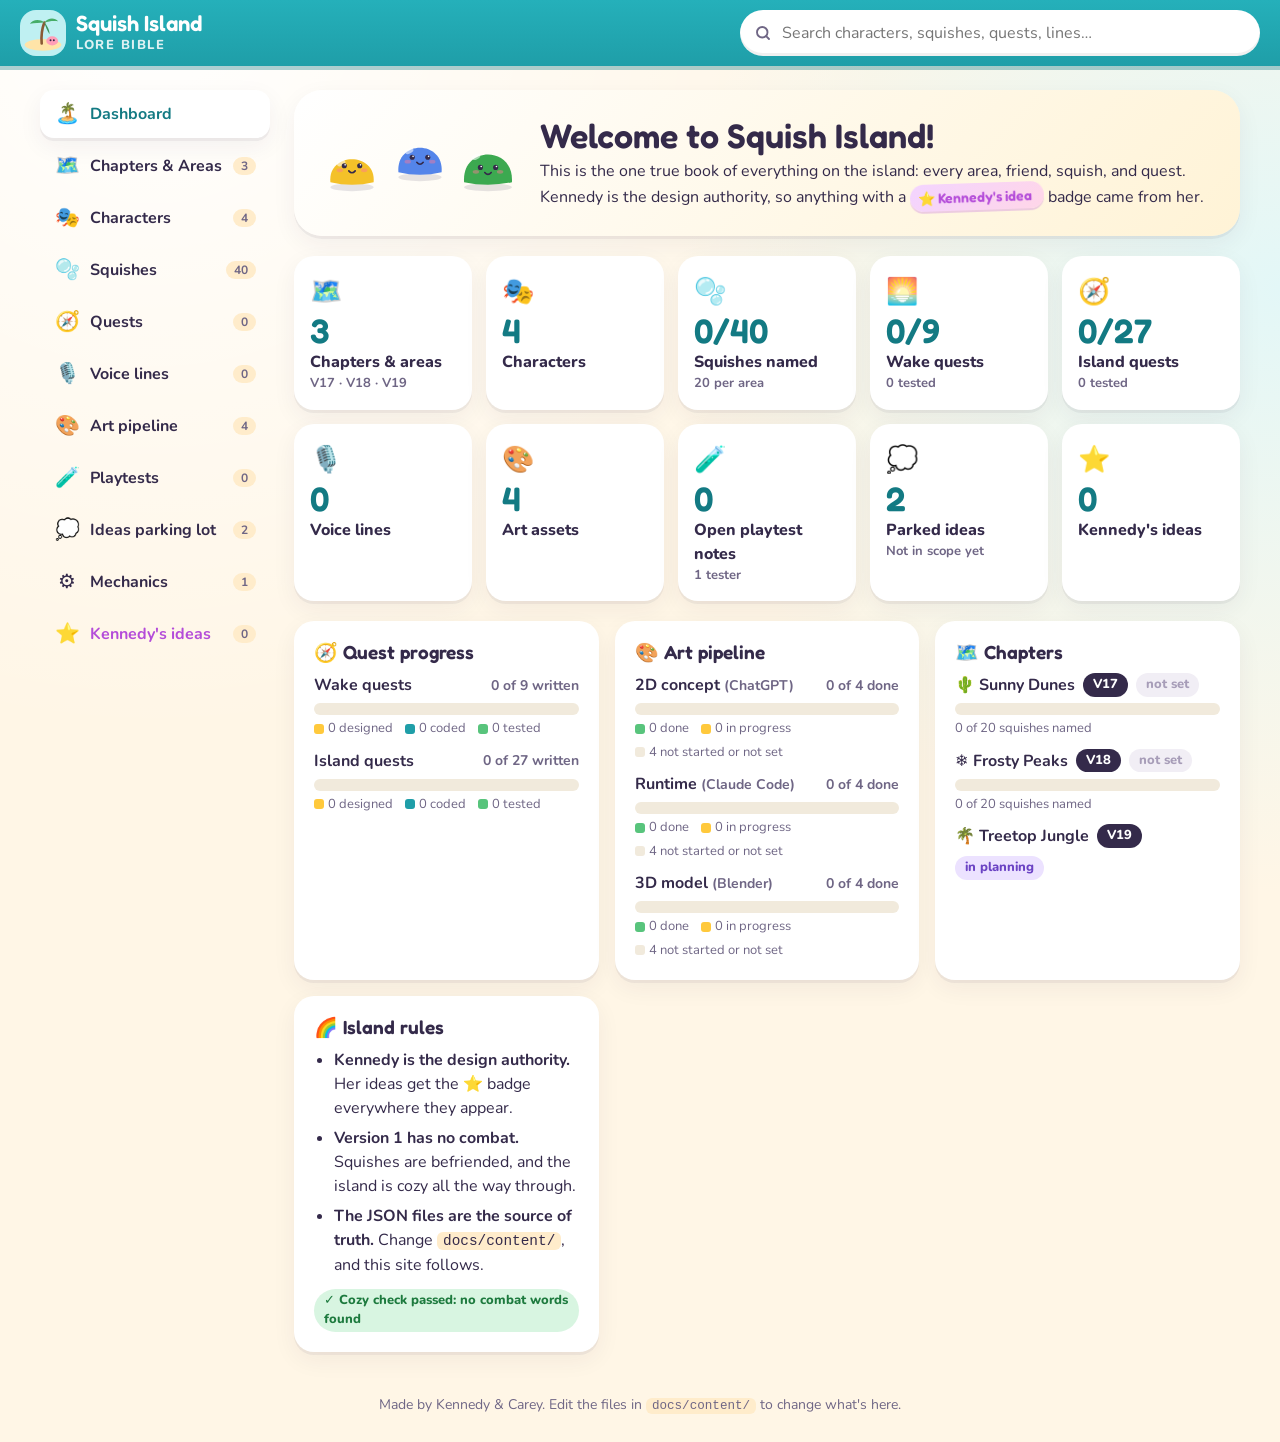
<file: docs/index.html>
<!doctype html>
<html lang="en">
<head>
  <meta charset="utf-8">
  <meta name="viewport" content="width=device-width, initial-scale=1">
  <title>Squish Island Lore Bible</title>
  <meta name="description" content="The living source of truth for Squish Island, a cozy adventure game designed by Kennedy and Carey.">
  <link rel="icon" href="data:image/svg+xml,<svg xmlns='http://www.w3.org/2000/svg' viewBox='0 0 64 64'><ellipse cx='32' cy='38' rx='26' ry='20' fill='%23ff9fb8'/><circle cx='24' cy='36' r='4' fill='%23342a4a'/><circle cx='40' cy='36' r='4' fill='%23342a4a'/><path d='M26 45 q6 5 12 0' stroke='%23342a4a' stroke-width='3' fill='none' stroke-linecap='round'/></svg>">
  <link rel="preconnect" href="https://fonts.googleapis.com">
  <link rel="preconnect" href="https://fonts.gstatic.com" crossorigin>
  <link href="https://fonts.googleapis.com/css2?family=Fredoka:wght@500;600;700&family=Nunito:wght@400;600;700;800&display=swap" rel="stylesheet">
  <link rel="stylesheet" href="styles.css">
</head>
<body>
  <header class="topbar">
    <a class="brand" href="#/">
      <svg class="brand-logo" viewBox="0 0 64 64" aria-hidden="true">
        <ellipse cx="32" cy="50" rx="28" ry="9" fill="#ffe4a8"/>
        <path d="M30 48 C29 36 31 24 34 16" stroke="#8a5a34" stroke-width="4" fill="none" stroke-linecap="round"/>
        <path d="M34 16 C26 10 16 12 12 18 C20 16 26 17 34 16 Z" fill="#46ad68"/>
        <path d="M34 16 C40 8 50 8 55 14 C47 13 41 14 34 16 Z" fill="#46ad68"/>
        <path d="M34 16 C38 20 42 27 42 34 C38 28 36 22 34 16 Z" fill="#3a9559"/>
        <ellipse cx="46" cy="44" rx="9" ry="7" fill="#ff9fb8"/>
        <circle cx="43.5" cy="43" r="1.5" fill="#342a4a"/><circle cx="48.5" cy="43" r="1.5" fill="#342a4a"/>
      </svg>
      <span>
        <span class="brand-title">Squish Island</span>
        <span class="brand-sub">Lore Bible</span>
      </span>
    </a>
    <form class="global-search" role="search" id="search-form">
      <input id="search-input" type="search" placeholder="Search characters, squishes, quests, lines…" aria-label="Search the whole bible" autocomplete="off">
    </form>
  </header>

  <div class="layout">
    <nav class="sidenav" id="nav" aria-label="Sections"></nav>
    <main id="main" tabindex="-1"><p class="loading">Opening the bible…</p></main>
  </div>

  <footer class="footer">
    Made by Kennedy &amp; Carey. Edit the files in <code>docs/content/</code> to change what's here.
  </footer>

  <script type="module" src="app.js"></script>
</body>
</html>
</file>
<file: docs/styles.css>
:root {
  --sand: #fff6e6;
  --sand-deep: #ffeccb;
  --card: #ffffff;
  --ink: #342a4a;
  --ink-soft: #6f6685;
  --line: #f0e2c8;
  --ocean: #1f9ea8;
  --ocean-deep: #137a83;
  --sun: #ffc93c;
  --pink: #ff8fb1;
  --kennedy: #b44cd9;
  --kennedy-soft: #f6e3ff;
  --radius: 20px;
  --shadow: 0 3px 0 rgba(52, 42, 74, .06), 0 8px 24px rgba(52, 42, 74, .06);
}

* { box-sizing: border-box; }
html { scroll-behavior: smooth; }
body {
  margin: 0;
  color: var(--ink);
  background:
    radial-gradient(circle at 12% 0%, #fff 0, transparent 40%),
    radial-gradient(circle at 100% 20%, #e3f7f7 0, transparent 35%),
    var(--sand);
  font: 16px/1.5 Nunito, system-ui, sans-serif;
  min-height: 100vh;
  display: flex;
  flex-direction: column;
}
h1, h2, h3, h4, .brand-title, .tile-num { font-family: Fredoka, Nunito, system-ui, sans-serif; font-weight: 600; line-height: 1.15; }
h1 { font-size: 34px; margin: 0 0 4px; }
h2 { font-size: 24px; margin: 28px 0 12px; }
h3 { font-size: 19px; margin: 0; }
h4 { font-size: 15px; margin: 0 0 4px; color: var(--ink-soft); }
p { margin: 0 0 10px; }
a { color: var(--ocean-deep); font-weight: 700; }
code { background: var(--sand-deep); padding: 1px 6px; border-radius: 6px; font-size: .9em; }

/* ---------- Top bar ---------- */
.topbar {
  position: sticky;
  top: 0;
  z-index: 5;
  display: flex;
  align-items: center;
  gap: 16px;
  padding: 10px 20px;
  background: linear-gradient(180deg, #25b0ba, var(--ocean));
  color: #fff;
  box-shadow: 0 4px 0 rgba(19, 122, 131, .35);
}
.brand { display: flex; align-items: center; gap: 10px; color: #fff; text-decoration: none; }
.brand-logo { width: 46px; height: 46px; flex: none; background: #bff0f2; border-radius: 16px; padding: 2px; }
.brand-title { display: block; font-size: 22px; }
.brand-sub { display: block; font-size: 13px; font-weight: 800; letter-spacing: .12em; text-transform: uppercase; opacity: .85; }
.global-search { flex: 1; max-width: 520px; margin-left: auto; }
.global-search input {
  width: 100%;
  border: 0;
  border-radius: 999px;
  padding: 11px 18px 11px 42px;
  font: inherit;
  color: var(--ink);
  background: #fff url("data:image/svg+xml,<svg xmlns='http://www.w3.org/2000/svg' viewBox='0 0 24 24' fill='none' stroke='%236f6685' stroke-width='2.5' stroke-linecap='round'><circle cx='11' cy='11' r='7'/><path d='M20 20l-3.5-3.5'/></svg>") 14px center / 18px no-repeat;
  box-shadow: inset 0 -3px 0 rgba(0, 0, 0, .06);
}
.global-search input:focus { outline: 3px solid var(--sun); }

/* ---------- Layout ---------- */
.layout { flex: 1; display: grid; grid-template-columns: 230px minmax(0, 1fr); gap: 24px; max-width: 1240px; width: 100%; margin: 0 auto; padding: 24px 20px; }
.sidenav { position: sticky; top: 90px; align-self: start; display: flex; flex-direction: column; gap: 4px; }
.sidenav a {
  display: flex;
  align-items: center;
  gap: 10px;
  padding: 9px 14px;
  border-radius: 14px;
  color: var(--ink);
  text-decoration: none;
  font-weight: 700;
}
.sidenav a:hover { background: var(--sand-deep); }
.sidenav a.active { background: var(--card); box-shadow: var(--shadow); color: var(--ocean-deep); }
.sidenav .ico { font-size: 20px; width: 26px; text-align: center; }
.sidenav .count { margin-left: auto; font-size: 12px; color: var(--ink-soft); background: var(--sand-deep); border-radius: 999px; padding: 0 8px; }
.sidenav a.kennedy-link { color: var(--kennedy); }
main:focus { outline: none; }
.footer { text-align: center; color: var(--ink-soft); font-size: 14px; padding: 18px 20px 28px; }

@media (max-width: 820px) {
  .topbar { flex-wrap: wrap; padding: 10px 16px; }
  .global-search { max-width: none; flex-basis: 100%; }
  .layout { grid-template-columns: minmax(0, 1fr); padding: 16px; gap: 12px; }
  .sidenav { position: static; flex-direction: row; overflow-x: auto; padding-bottom: 6px; scrollbar-width: none; }
  .sidenav a { flex: none; padding: 7px 12px; }
  .sidenav .count { display: none; }
  h1 { font-size: 28px; }
}

/* ---------- Page bits ---------- */
.page-head { margin-bottom: 18px; }
.page-head .lede { color: var(--ink-soft); font-size: 17px; max-width: 64ch; }
.loading, .empty { color: var(--ink-soft); }
.empty {
  background: var(--card);
  border: 2px dashed var(--line);
  border-radius: var(--radius);
  padding: 22px;
  text-align: center;
}
.grid { display: grid; gap: 16px; grid-template-columns: repeat(auto-fill, minmax(260px, 1fr)); }
.grid.wide { grid-template-columns: repeat(auto-fill, minmax(340px, 1fr)); }
.card {
  background: var(--card);
  border-radius: var(--radius);
  padding: 18px;
  box-shadow: var(--shadow);
  border: 2px solid transparent;
  position: relative;
}
.card.kennedy { border-color: #e7c2f5; }
.card.flash { animation: flash 1.8s ease-out; }
@keyframes flash { 0%, 30% { border-color: var(--sun); box-shadow: 0 0 0 6px rgba(255, 201, 60, .4); } }
.card-top { display: flex; align-items: flex-start; gap: 10px; margin-bottom: 8px; }
.card-top .grow { flex: 1; min-width: 0; }
.card-top > .blob { width: 72px; height: 72px; flex: none; margin: -6px 0 0 -6px; }
.subtitle { color: var(--ink-soft); font-weight: 700; font-size: 14px; }
.meta { display: flex; flex-wrap: wrap; gap: 6px; margin: 8px 0; }
.field { margin-top: 10px; }
.field-label { font-size: 12px; font-weight: 800; letter-spacing: .06em; text-transform: uppercase; color: var(--ink-soft); }
.field-value { white-space: pre-wrap; }
.todo { color: #b3a9c4; font-style: italic; }
.row { display: flex; flex-wrap: wrap; gap: 8px; align-items: center; }

/* ---------- Chips & badges ---------- */
.chip {
  display: inline-flex;
  align-items: center;
  gap: 4px;
  font-size: 13px;
  font-weight: 800;
  padding: 2px 10px;
  border-radius: 999px;
  background: #efeaf5;
  color: var(--ink-soft);
  white-space: nowrap;
}
.chip .k { font-weight: 600; opacity: .75; }
.area-chip { color: #fff; background: var(--area, #9b8fb5); }
.version-chip { background: var(--ink); color: #fff; }
.st-not-set { background: #f1eef5; color: #a79db8; }
.st-not-started { background: #efeaf5; color: #7d7394; }
.st-in-progress, .st-in-development, .st-drafted, .st-written { background: #fff1c7; color: #9a6b00; }
.st-done, .st-tested, .st-in-game, .st-addressed, .st-released, .st-recorded { background: #d8f5e1; color: #1d7a3e; }
.st-designed, .st-concept, .st-in-planning { background: #ece2ff; color: #6b43c4; }
.st-coded, .st-sprite { background: #dbefff; color: #1f68a8; }
.st-open { background: #ffe1e6; color: #c23658; }
.kennedy-badge {
  display: inline-flex;
  align-items: center;
  gap: 4px;
  background: linear-gradient(135deg, #f3d4ff, #ffd6e8);
  color: var(--kennedy);
  font-family: Fredoka, Nunito, sans-serif;
  font-weight: 600;
  font-size: 14px;
  padding: 3px 12px 3px 8px;
  border-radius: 999px;
  transform: rotate(-2deg);
  box-shadow: 0 2px 0 rgba(180, 76, 217, .25);
  white-space: nowrap;
}

/* ---------- Dashboard ---------- */
.hero {
  background: linear-gradient(135deg, #fff 0%, #fff3d6 100%);
  border-radius: 28px;
  padding: 26px;
  box-shadow: var(--shadow);
  display: flex;
  align-items: center;
  gap: 20px;
  margin-bottom: 20px;
  overflow: hidden;
}
.hero .blobs { display: flex; gap: 4px; flex: none; }
.hero .blobs svg { width: 64px; height: 64px; }
.hero .blobs svg:nth-child(2) { transform: translateY(-10px); }
@media (max-width: 620px) { .hero { flex-direction: column; text-align: center; } }
.tiles { display: grid; gap: 14px; grid-template-columns: repeat(auto-fill, minmax(170px, 1fr)); }
.tile {
  background: var(--card);
  border-radius: var(--radius);
  padding: 16px;
  box-shadow: var(--shadow);
  text-decoration: none;
  color: var(--ink);
  display: block;
  transition: transform .12s;
}
.tile:hover { transform: translateY(-3px) rotate(-.5deg); }
.tile-ico { font-size: 26px; }
.tile-num { font-size: 34px; color: var(--ocean-deep); }
.tile-label { font-weight: 800; }
.tile-sub { color: var(--ink-soft); font-size: 13px; }
.bar { height: 12px; background: #f1eadc; border-radius: 999px; overflow: hidden; display: flex; margin: 6px 0 4px; }
.bar > span { display: block; height: 100%; }
.bar .done { background: #58c47c; }
.bar .prog { background: var(--sun); }
.bar .fill { background: var(--ocean); }
.legend { display: flex; flex-wrap: wrap; gap: 4px 12px; font-size: 13px; color: var(--ink-soft); }
.legend i { display: inline-block; width: 10px; height: 10px; border-radius: 3px; margin-right: 4px; vertical-align: middle; }
.two-col { display: grid; gap: 16px; grid-template-columns: repeat(auto-fit, minmax(300px, 1fr)); }
.rules li { margin-bottom: 6px; }
main .chip.st-done { white-space: normal; }
.warn { background: #fff4d6; border-radius: 14px; padding: 12px 14px; }
.errors { background: #ffe1e6; border-radius: var(--radius); padding: 16px 18px; margin-bottom: 18px; }
.errors code { background: #fff; }

/* ---------- Tabs & filters ---------- */
.tabs { display: flex; flex-wrap: wrap; gap: 8px; margin-bottom: 16px; }
.tab {
  border: 0;
  font: inherit;
  font-weight: 800;
  cursor: pointer;
  padding: 7px 16px;
  border-radius: 999px;
  background: var(--card);
  color: var(--ink);
  box-shadow: var(--shadow);
  text-decoration: none;
}
.tab.active { background: var(--ink); color: #fff; }
.filters { display: flex; flex-wrap: wrap; gap: 10px; margin-bottom: 16px; }
.filters input, .filters select {
  font: inherit;
  padding: 8px 14px;
  border-radius: 999px;
  border: 2px solid var(--line);
  background: var(--card);
  color: var(--ink);
}
.filters input { flex: 1; min-width: 200px; }
.filters input:focus, .filters select:focus { outline: none; border-color: var(--ocean); }

/* ---------- Squishes ---------- */
.squish-grid { display: grid; gap: 14px; grid-template-columns: repeat(auto-fill, minmax(200px, 1fr)); }
.squish { text-align: center; padding-top: 12px; }
.squish .blob { width: 88px; height: 88px; margin: 0 auto 4px; display: block; }
.squish.placeholder .blob { opacity: .55; filter: saturate(.6); }
.squish .slot { position: absolute; top: 12px; left: 14px; font-family: Fredoka, sans-serif; font-size: 13px; color: var(--ink-soft); }
.squish .field { text-align: left; }
.area-head { display: flex; align-items: center; gap: 12px; margin: 28px 0 12px; }
.area-head h2 { margin: 0; }
.area-head .bar { flex: 1; max-width: 240px; }

/* ---------- Tables ---------- */
.table-wrap { overflow-x: auto; background: var(--card); border-radius: var(--radius); box-shadow: var(--shadow); }
table { width: 100%; border-collapse: collapse; }
th, td { text-align: left; padding: 12px 14px; border-bottom: 2px solid var(--sand); vertical-align: top; }
th { font-family: Fredoka, sans-serif; font-weight: 600; font-size: 15px; background: #fffaf0; }
th small { display: block; font-family: Nunito, sans-serif; color: var(--ink-soft); font-weight: 700; font-size: 12px; }
tr:last-child td { border-bottom: 0; }
tr.flash td { animation: rowflash 1.8s ease-out; }
@keyframes rowflash { 0%, 30% { background: #fff1c7; } }

/* ---------- Voice lines ---------- */
.line-card { display: flex; gap: 14px; align-items: flex-start; }
.line-card .bubble {
  flex: 1;
  background: #eef9fa;
  border-radius: 18px 18px 18px 4px;
  padding: 12px 16px;
  font-size: 17px;
}

/* ---------- Mechanics ---------- */
.rule-list { list-style: none; padding: 0; margin: 10px 0 0; }
.rule-list li { padding: 8px 12px 8px 36px; margin-bottom: 6px; background: #eef9fa; border-radius: 12px; position: relative; }
.rule-list li::before { content: "✦"; position: absolute; left: 13px; color: var(--ocean); }

/* ---------- Search ---------- */
.result { display: block; text-decoration: none; color: var(--ink); margin-bottom: 10px; }
.result:hover { border-color: var(--ocean); }
.result .type { font-size: 12px; font-weight: 800; letter-spacing: .06em; text-transform: uppercase; color: var(--ocean-deep); }
.result .snippet { color: var(--ink-soft); font-size: 15px; font-weight: 400; }
mark { background: #fff0a8; color: inherit; border-radius: 4px; padding: 0 2px; }
</file>
